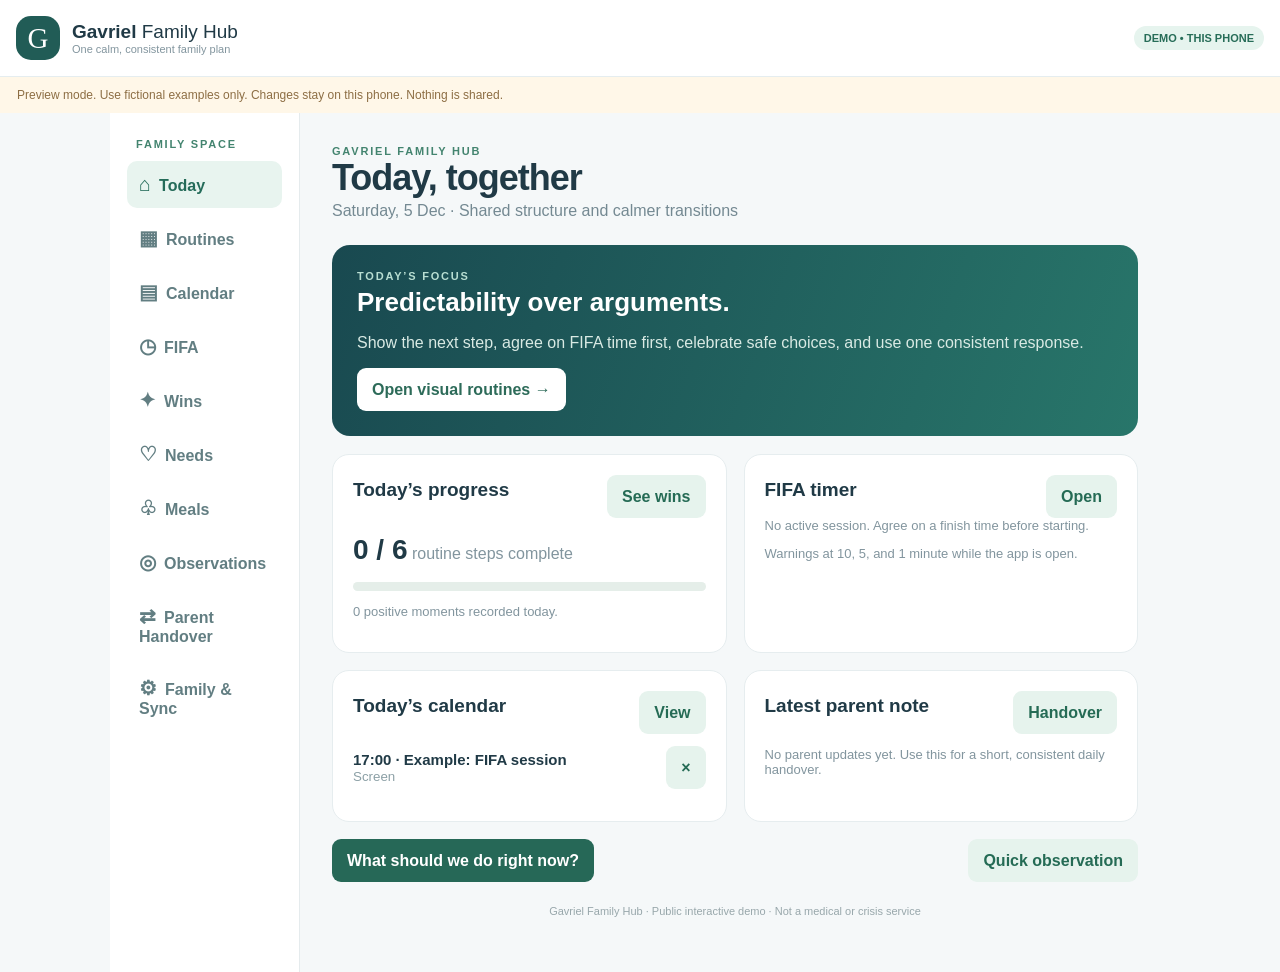
<file: index.html>
<!doctype html>
<html lang="en"><head><meta charset="utf-8"><meta name="viewport" content="width=device-width,initial-scale=1,viewport-fit=cover"><meta name="robots" content="noindex,nofollow"><meta name="theme-color" content="#215c56"><meta name="description" content="Gavriel Family Hub: shared routines, FIFA timer, achievements and parent planning."><title>Gavriel Family Hub</title><link rel="stylesheet" href="./enhanced.css?v=2"></head>
<body><header class="top"><div class="logo"><div class="glyph">G</div><div>Gavriel <span style="font-weight:450">Family Hub</span><div class="muted" style="font-size:11px;font-weight:450">One calm, consistent family plan</div></div></div><div class="tag" id="status">DEMO</div></header><div id="notice" class="warn">Preview mode. Use fictional examples only. Real family information belongs in private parent accounts.</div><div class="shell"><aside class="side" id="side"></aside><main id="main" class="main"></main></div><nav class="bottom" id="bottom" aria-label="Navigation"></nav><div id="modalRoot"></div><script type="module" src="./enhanced-20261105-resetlink.js"></script></body></html>
</file>
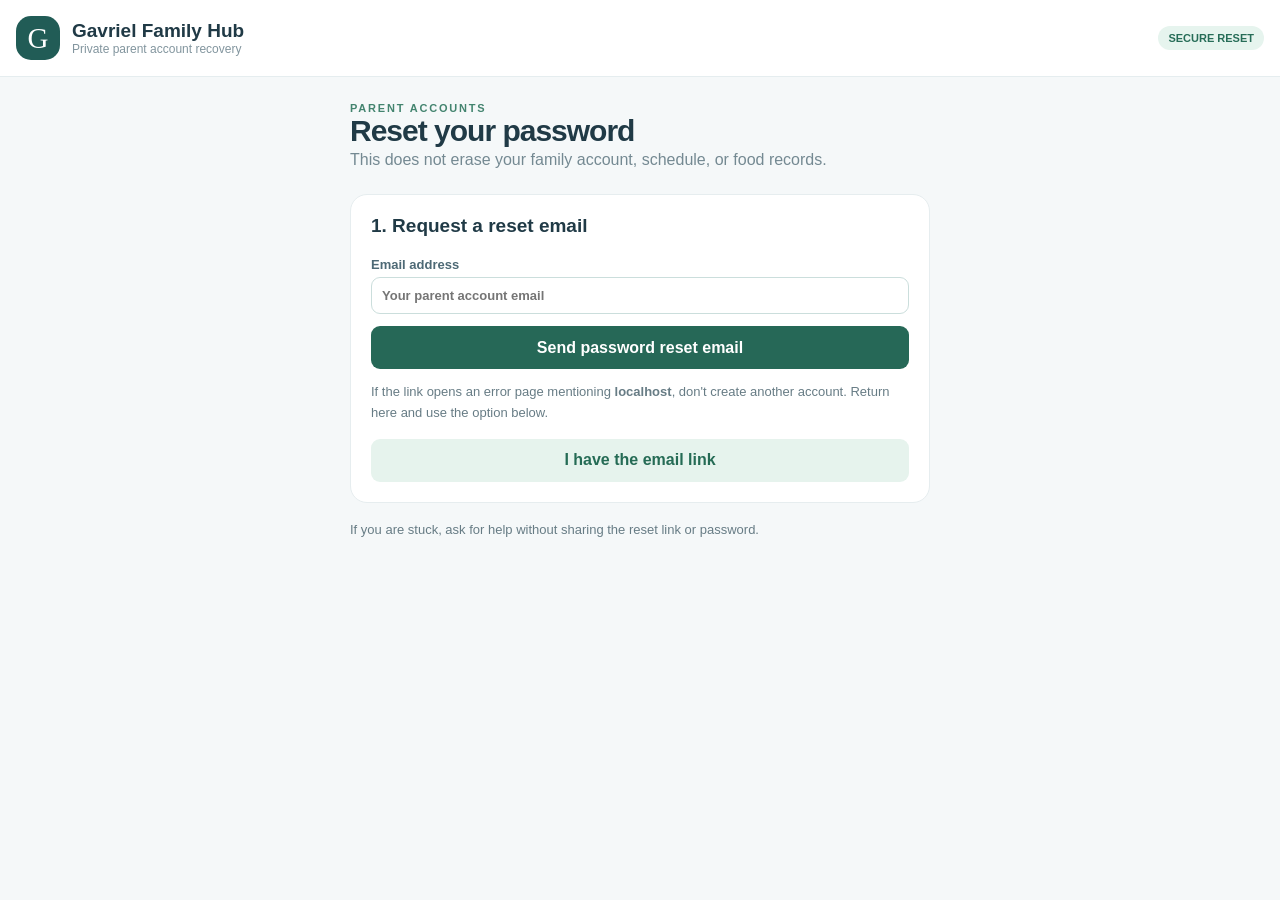
<file: reset.html>
<!doctype html>
<html lang="en"><head><meta charset="utf-8"><meta name="viewport" content="width=device-width,initial-scale=1,viewport-fit=cover"><meta name="robots" content="noindex,nofollow"><meta name="theme-color" content="#215c56"><title>Reset Parent Password · Gavriel Family Hub</title><link rel="stylesheet" href="./enhanced.css">
<style>body{min-height:100dvh}.reset-shell{max-width:610px;margin:25px auto;padding:0 15px}.block{display:none}.block.on{display:block}.form{margin-top:20px}.link{color:#185e52;font-weight:700}.message{padding:12px;margin:12px 0;border-radius:10px;background:#e7f4ef;white-space:pre-line;line-height:1.5}.message.error{background:#fff0ef;color:#953b37}.main a{overflow-wrap:anywhere}.help{color:#677c85;font-size:13px;line-height:1.6}.stack{display:flex;gap:9px;flex-wrap:wrap;margin-top:15px}.stack button{flex:1}.code{font-family:monospace}</style></head>
<body><header class="top"><div class="logo"><div class="glyph">G</div><div>Gavriel Family Hub<div class="muted" style="font-size:12px;font-weight:400">Private parent account recovery</div></div></div><span class="tag">SECURE RESET</span></header>
<main class="reset-shell main"><div class="eyebrow">PARENT ACCOUNTS</div><h1 style="font-size:30px">Reset your password</h1>
<p class="lead">This does not erase your family account, schedule, or food records.</p>
<div id="message" aria-live="polite"></div>
<section class="card block on" id="request"><h2>1. Request a reset email</h2><form id="requestForm" class="form">
<label>Email address<input id="email" name="email" type="email" autocomplete="email" required placeholder="Your parent account email"></label>
<button class="btn full" type="submit">Send password reset email</button></form>
<p class="help">If the link opens an error page mentioning <strong>localhost</strong>, don't create another account. Return here and use the option below.</p>
<div class="stack"><button class="btn soft" id="alreadyLink" type="button">I have the email link</button></div></section>
<section class="card block" id="paste"><h2>2. Verify your recovery link</h2><p class="help">On your phone, open the reset email and <strong>press and hold</strong> the reset link to copy it. Paste that link below. Do not paste it into a chat or share it with anyone.</p>
<form id="linkForm" class="form"><label>Paste private reset link<textarea id="recoveryLink" autocomplete="off" spellcheck="false" required rows="4" placeholder="https://..."></textarea></label><button type="submit" class="btn full">Verify link securely</button></form>
<button type="button" class="btn soft" id="backEmail" style="margin-top:14px">Request a new email</button></section>
<section class="card block" id="update"><h2>3. Choose a new password</h2><p class="help">Only the person who controls the recovery email can complete this step. Use a new password with at least 10 characters.</p>
<form id="newPasswordForm" class="form">
<label>New password<input id="newPassword" type="password" autocomplete="new-password" required minlength="10"></label>
<label>Repeat new password<input id="confirmPassword" type="password" autocomplete="new-password" required minlength="10"></label>
<button class="btn full">Save new password</button></form></section>
<section class="card block" id="done"><h2>Password updated</h2><p>The password is saved. Sign in using your email address and your new password.</p><a class="btn" style="display:inline-block;text-decoration:none" href="./">Return to Gavriel Family Hub</a></section>
<p class="help">If you are stuck, ask for help without sharing the reset link or password.</p>
</main>
<script type="module">
import {createClient} from "https://esm.sh/@supabase/supabase-js@2.118.0";
const supabase=createClient("https://aimyuiiroxdmgctazwed.supabase.co","sb_publishable_5JCWXq7QsN4SGKX3LkhbhA_aWxY37am",{auth:{persistSession:true,autoRefreshToken:true,detectSessionInUrl:true}});
const sectionIds=["request","paste","update","done"];
const $=id=>document.getElementById(id);
function show(id){for(const name of sectionIds)$(name).classList.toggle("on",id===name);$("message").textContent="";$("message").className="";}
function message(text,isError=false){$("message").textContent=text;$("message").className="message"+(isError?" error":"");}
function disabled(form,on){for(const element of form.elements)element.disabled=on}
supabase.auth.onAuthStateChange((event,session)=>{if(event==="PASSWORD_RECOVERY"&&session)show("update")});
const isRecoveryReturn=new URLSearchParams(location.hash.slice(1)).get("type")==="recovery";
if(isRecoveryReturn){const {data,error}=await supabase.auth.getSession();if(data?.session)show("update");else{show("paste");if(error)message("Session expired. Please use the original reset link.",true)}}
$("requestForm").addEventListener("submit",async event=>{
 event.preventDefault();const form=event.currentTarget, email=$("email").value.trim();disabled(form,true);
 try{const {error}=await supabase.auth.resetPasswordForEmail(email,{redirectTo:location.origin+location.pathname});if(error)throw error;show("paste");message("Reset email requested for "+email+". Check Inbox and Spam. Copy the recovery link from the email and paste it below. If the link opens this page automatically, follow the new password form.");}
 catch(error){message(error.message||"Could not request reset email.",true)}
 finally{disabled(form,false)}
});
$("alreadyLink").addEventListener("click",()=>show("paste"));
$("backEmail").addEventListener("click",()=>show("request"));
$("linkForm").addEventListener("submit",async event=>{
 event.preventDefault();const form=event.currentTarget;disabled(form,true);
 try{
 const u=new URL($("recoveryLink").value.trim());
 let session=null;
 if(u.origin==="https://aimyuiiroxdmgctazwed.supabase.co" && u.pathname==="/auth/v1/verify"){
  const token=u.searchParams.get("token")||u.searchParams.get("token_hash");
  if(!token || u.searchParams.get("type")!=="recovery")throw new Error("Please paste the recovery link from the password reset email.");
  const {data,error}=await supabase.auth.verifyOtp({token_hash:token,type:"recovery"});
  if(error)throw error;session=data.session;
 }else{
  const h=new URLSearchParams(u.hash.slice(1));
  if(h.get("type")!=="recovery"||!h.get("access_token")||!h.get("refresh_token"))throw new Error("Please paste the original recovery email link, not a normal website link.");
  const {data,error}=await supabase.auth.setSession({access_token:h.get("access_token"),refresh_token:h.get("refresh_token")});
  if(error)throw error;session=data.session;
 }
 if(!session)throw new Error("Recovery link did not create a session. Request another email.");
 $("recoveryLink").value="";
 show("update");
 }catch(error){message(error.message||"Invalid or expired link. Request a new email.",true)}
 finally{disabled(form,false)}
});
$("newPasswordForm").addEventListener("submit",async event=>{
 event.preventDefault();const form=event.currentTarget;
 if($("newPassword").value!==$("confirmPassword").value){message("Passwords do not match.",true);return}
 disabled(form,true);
 try{const session=await supabase.auth.getSession();if(!session.data.session)throw new Error("Reset session expired. Please request a new email.");const {error}=await supabase.auth.updateUser({password:$("newPassword").value});if(error)throw error;$("newPassword").value="";$("confirmPassword").value="";await supabase.auth.signOut();show("done")}
 catch(error){message(error.message||"Password update failed.",true)}
 finally{disabled(form,false)}
});
</script></body></html>
</file>
<file: enhanced.css>
:root{font-family:-apple-system,BlinkMacSystemFont,"Segoe UI",sans-serif;color:#203a46;background:#f5f8f9}*{box-sizing:border-box}body{margin:0}button,input,textarea,select{font:inherit}button{cursor:pointer}.top{padding:16px;display:flex;justify-content:space-between;align-items:center;background:white;border-bottom:1px solid #e5edef}.logo{display:flex;gap:12px;align-items:center;font-size:19px;font-weight:750}.glyph{width:44px;height:44px;border-radius:15px;background:#215c56;color:white;display:grid;place-items:center;font:29px Georgia}.muted{color:#82959e}.tag{border-radius:20px;background:#e6f4ee;color:#276d58;font-size:11px;font-weight:850;padding:6px 10px}.warn{padding:11px 17px;background:#fff7e8;color:#8d6e44;font-size:12px}.shell{max-width:1060px;margin:auto;display:grid;grid-template-columns:190px 1fr}.side{background:white;min-height:calc(100dvh - 120px);border-right:1px solid #e5ebed;padding:17px}.side button{width:100%;border:0;background:white;padding:12px;text-align:left;color:#627e82;font-weight:650;border-radius:10px;margin:3px 0}.side button.on{background:#e8f4ef;color:#246b59}.main{min-width:0;padding:32px}.main h1{font-size:36px;letter-spacing:-1px;margin:0}.lead{color:#748992;margin:3px 0 25px}.eyebrow{color:#43846f;font-size:11px;font-weight:850;letter-spacing:1.8px}.grid{display:grid;grid-template-columns:repeat(2,minmax(0,1fr));gap:17px}.card{border-radius:17px;background:white;border:1px solid #e6edef;padding:20px;margin-bottom:17px;min-width:0}.card h2{font-size:19px;margin:0 0 13px}.hero{border-radius:18px;background:linear-gradient(110deg,#194950,#28766a);padding:25px;color:white;margin-bottom:18px}.hero h2{font-size:26px;margin:5px 0}.hero p{color:#d9eae4}.hero button{background:white;color:#236457}.btn{background:#266857;color:#fff;border:0;border-radius:9px;font-weight:750;padding:11px 15px;min-height:43px}.btn.soft{background:#e6f3ed;color:#256b55}.btn.light{background:white;color:#2d6b59}.btn:disabled{opacity:.5}.full{width:100%}.row{display:flex;gap:10px;align-items:center;justify-content:space-between}.row.wrap{flex-wrap:wrap}.row>*{min-width:0}.item{padding:12px 0;border-bottom:1px solid #edf2f3}.item:last-child{border:0}.item small{display:block;color:#8ca0a6}.item strong{font-size:15px}.tiny{font-size:13px}.pill{border:1px solid #d5e7df;background:#f6faf8;border-radius:9px;padding:8px;font-weight:700}.pill.on{background:#cfe8db;border-color:#89bba7}.spacer{height:12px}.clock{text-align:center;color:#206356;font-size:76px;line-height:1.3;font-weight:780;font-variant-numeric:tabular-nums}.track{height:9px;border-radius:20px;background:#e5eee9;overflow:hidden}.track>div{height:100%;background:#4cab89;transition:width .5s}.bar{display:flex;gap:8px;flex-wrap:wrap}.bar>*{flex:1}.note{border-radius:10px;padding:12px;background:#eef7f4;color:#38685b;font-size:13px}.safety{background:#fff9f3;border:1px solid #f5e8d9}.safety li{margin:9px 0}.form{display:grid;gap:12px}.form label{font-weight:700;font-size:13px;color:#4d6975}.form input,.form textarea,.form select{display:block;width:100%;margin-top:5px;background:#fff;border:1px solid #cbdedc;border-radius:9px;padding:10px}.error{color:#a24242}.routine{display:flex;gap:12px;align-items:center;padding:12px;border:1px solid #e2eae7;border-radius:12px;margin-bottom:9px}.routine .emoji{font-size:29px;width:43px;text-align:center}.routine .words{flex:1}.routine.done{background:#e8f6eb}.cal{display:grid;grid-template-columns:repeat(7,1fr);gap:3px}.cal button{background:#f6f9f9;border:0;border-radius:9px;min-height:39px}.cal button.on{background:#287060;color:white}.dialog{position:fixed;inset:0;z-index:10;background:#152e38b0;display:grid;place-items:center;padding:12px}.modal{background:white;border-radius:20px;padding:24px;width:min(460px,100%);max-height:90dvh;overflow:auto}.bottom{display:none}footer{color:#98a7ab;font-size:11px;text-align:center;padding:23px}canvas{width:100%;height:160px}.twocol{display:grid;grid-template-columns:1fr 1fr;gap:8px}@media(max-width:750px){.side{display:none}.shell{display:block}.main{padding:24px 14px 90px}.grid{grid-template-columns:1fr}.main h1{font-size:32px}.clock{font-size:65px}.bottom{display:flex;position:fixed;bottom:0;left:0;right:0;background:white;z-index:9;padding:7px 2px calc(8px + env(safe-area-inset-bottom));border-top:1px solid #dde8e5}.bottom button{flex:1;border:0;background:none;color:#708b8b;font-size:10px;display:flex;flex-direction:column;gap:4px;align-items:center;padding:6px 0}.bottom button.on{color:#24705b;font-weight:800}.bottom span{font-size:23px}.top{padding:12px}.logo{font-size:16px}}
</file>
